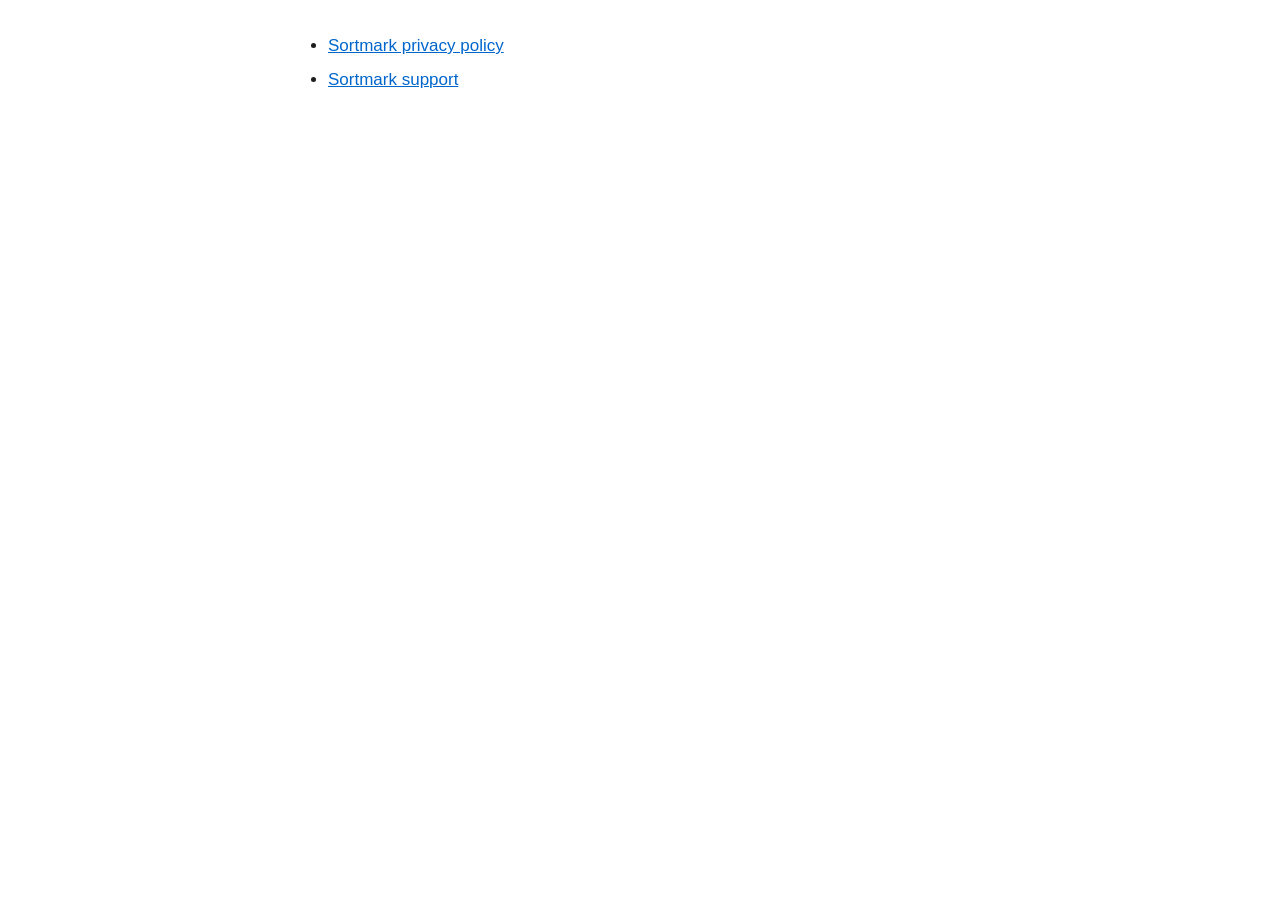
<file: index.html>
<!doctype html>
<html lang="en">
<head>
<meta charset="utf-8">
<meta name="viewport" content="width=device-width, initial-scale=1">
<title>AO Coffee</title>
<link rel="stylesheet" href="/style.css">
</head>
<body>
<main>
<ul>
  <li><a href="/sortmark/privacy/">Sortmark privacy policy</a></li>
  <li><a href="/sortmark/support/">Sortmark support</a></li>
</ul>
</main>
</body>
</html>
</file>
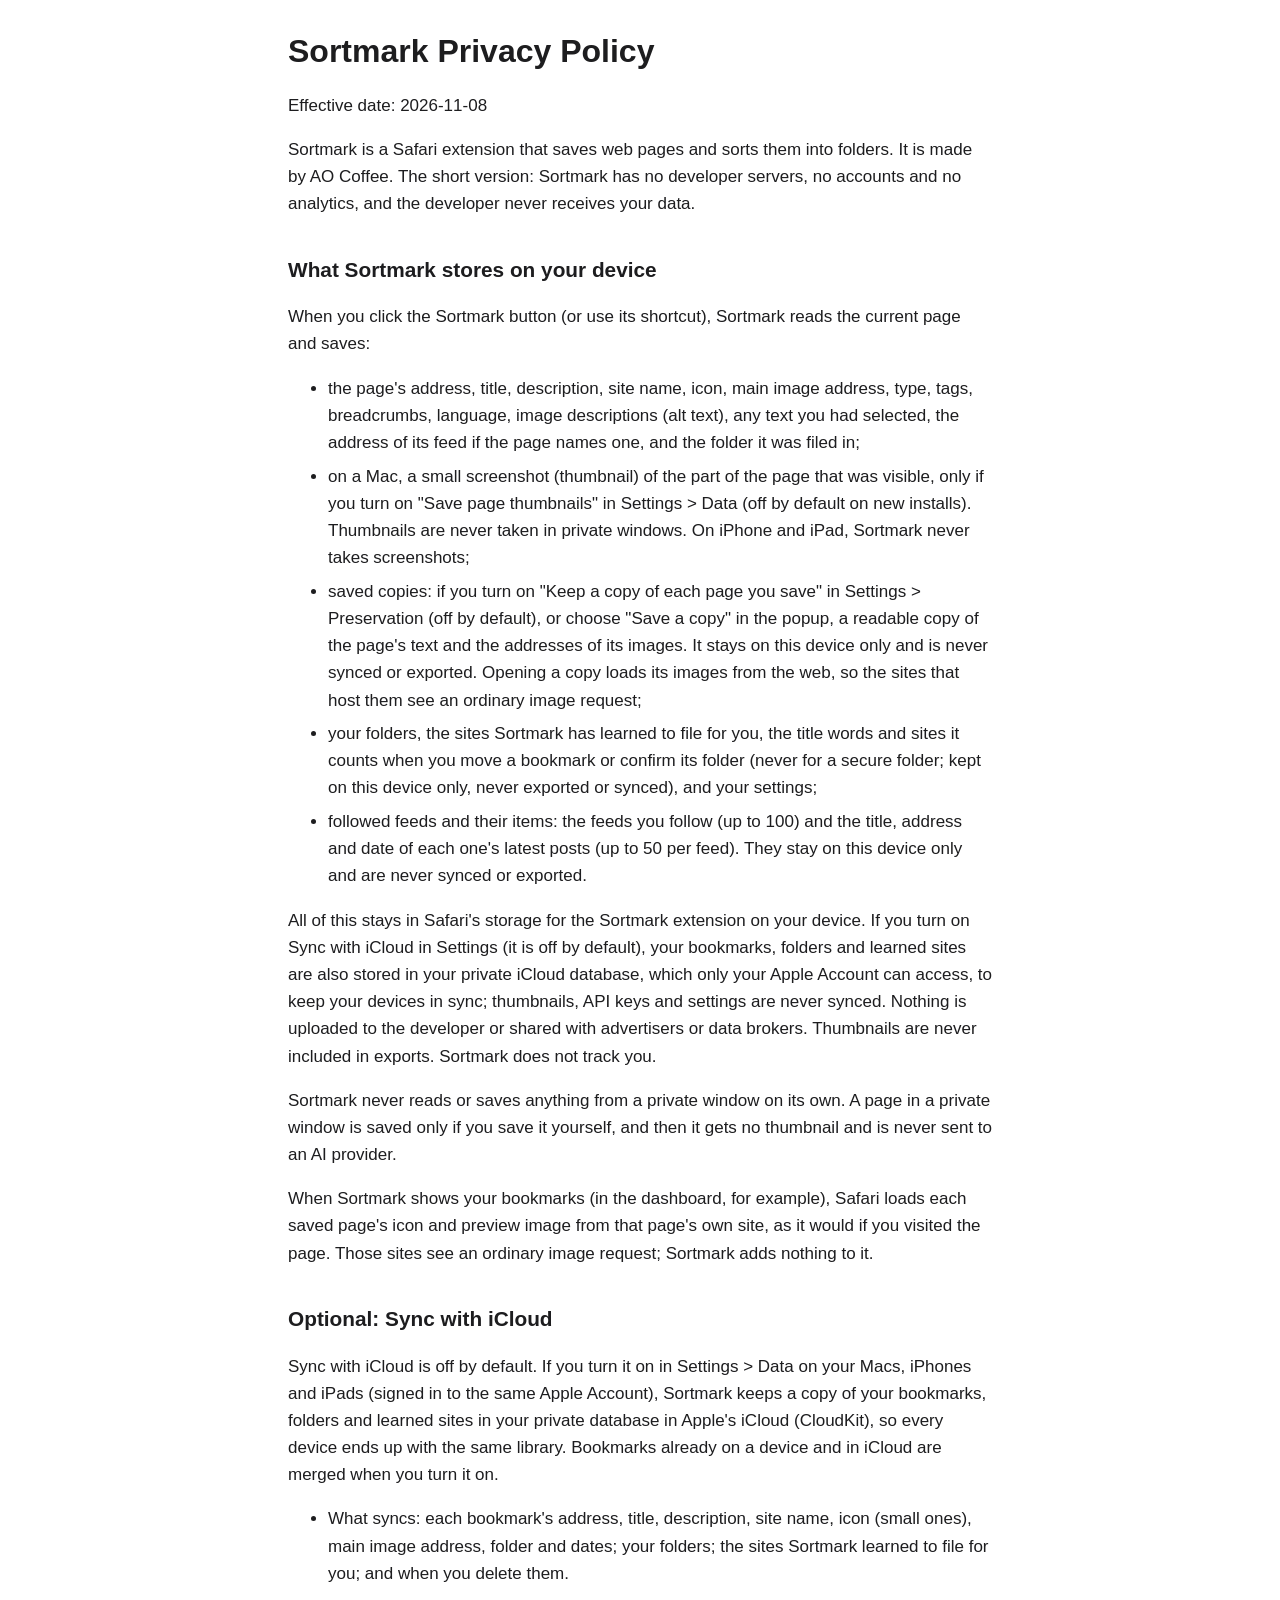
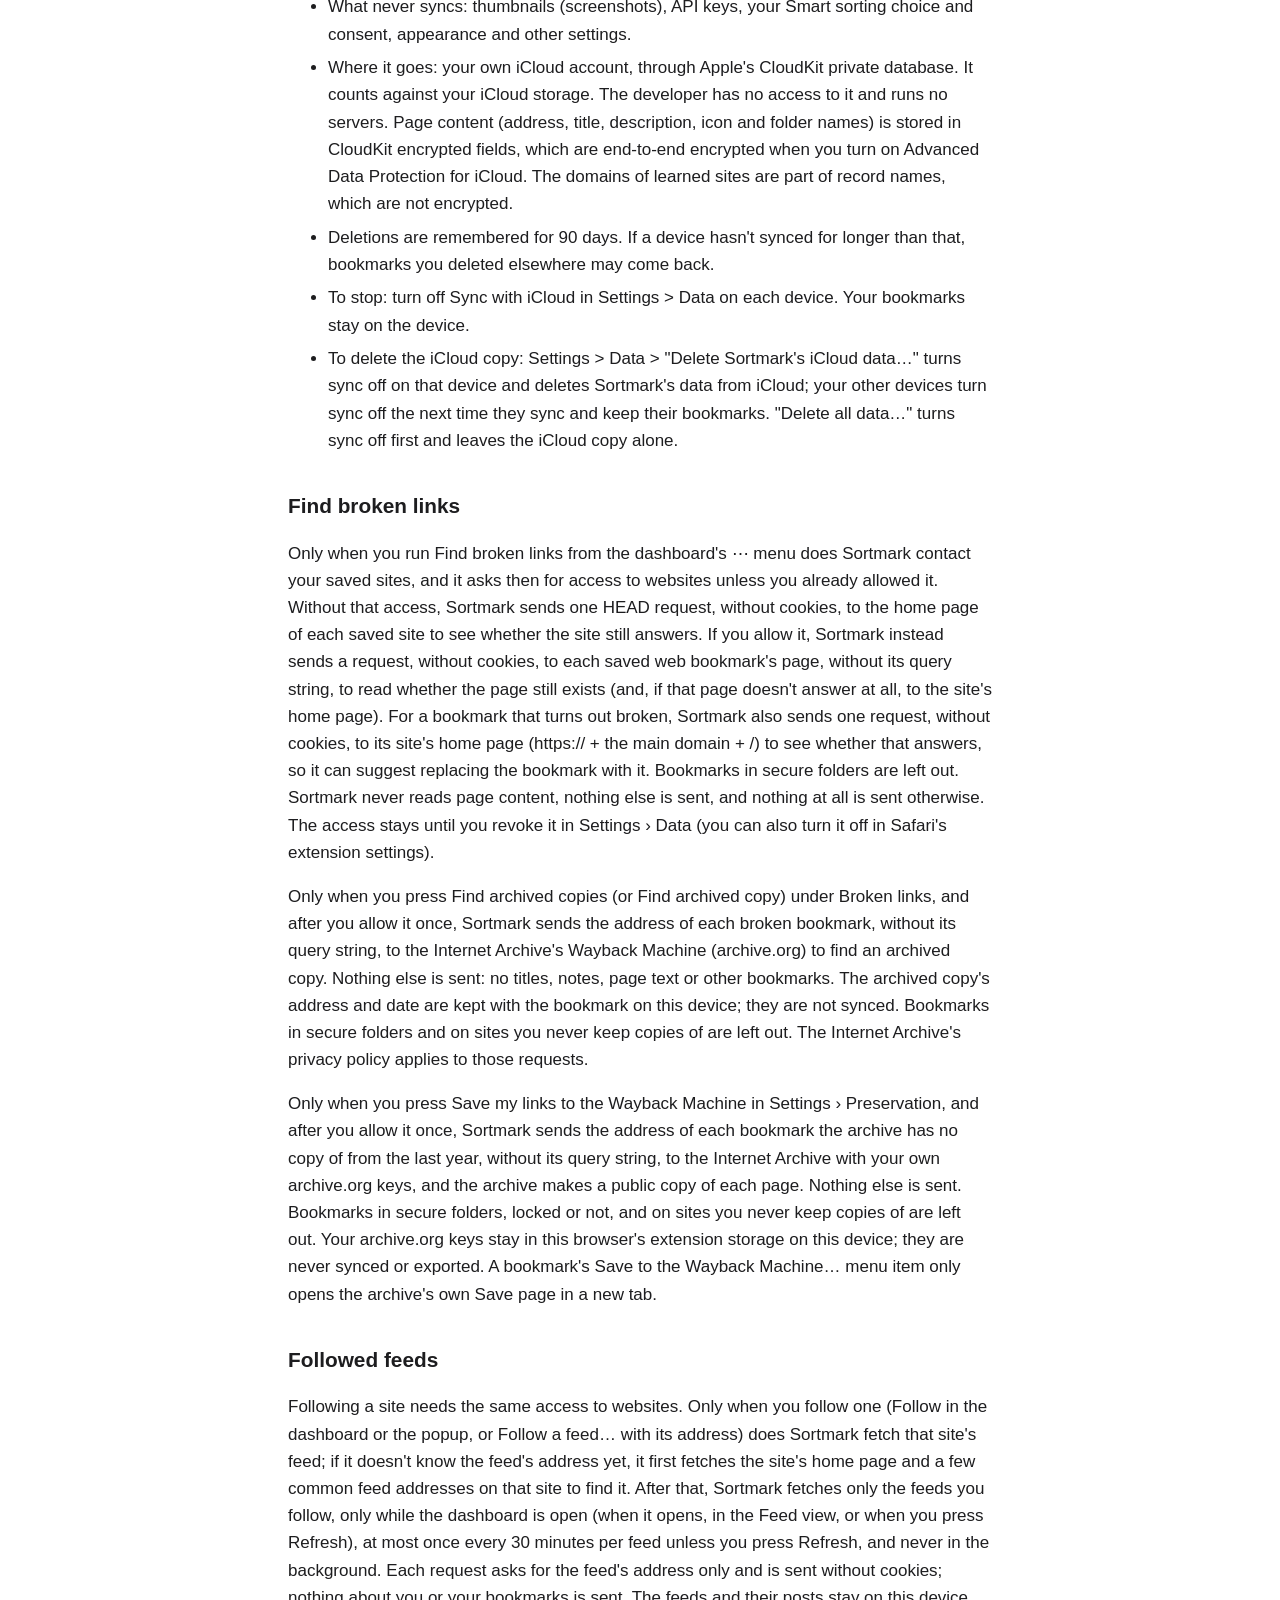
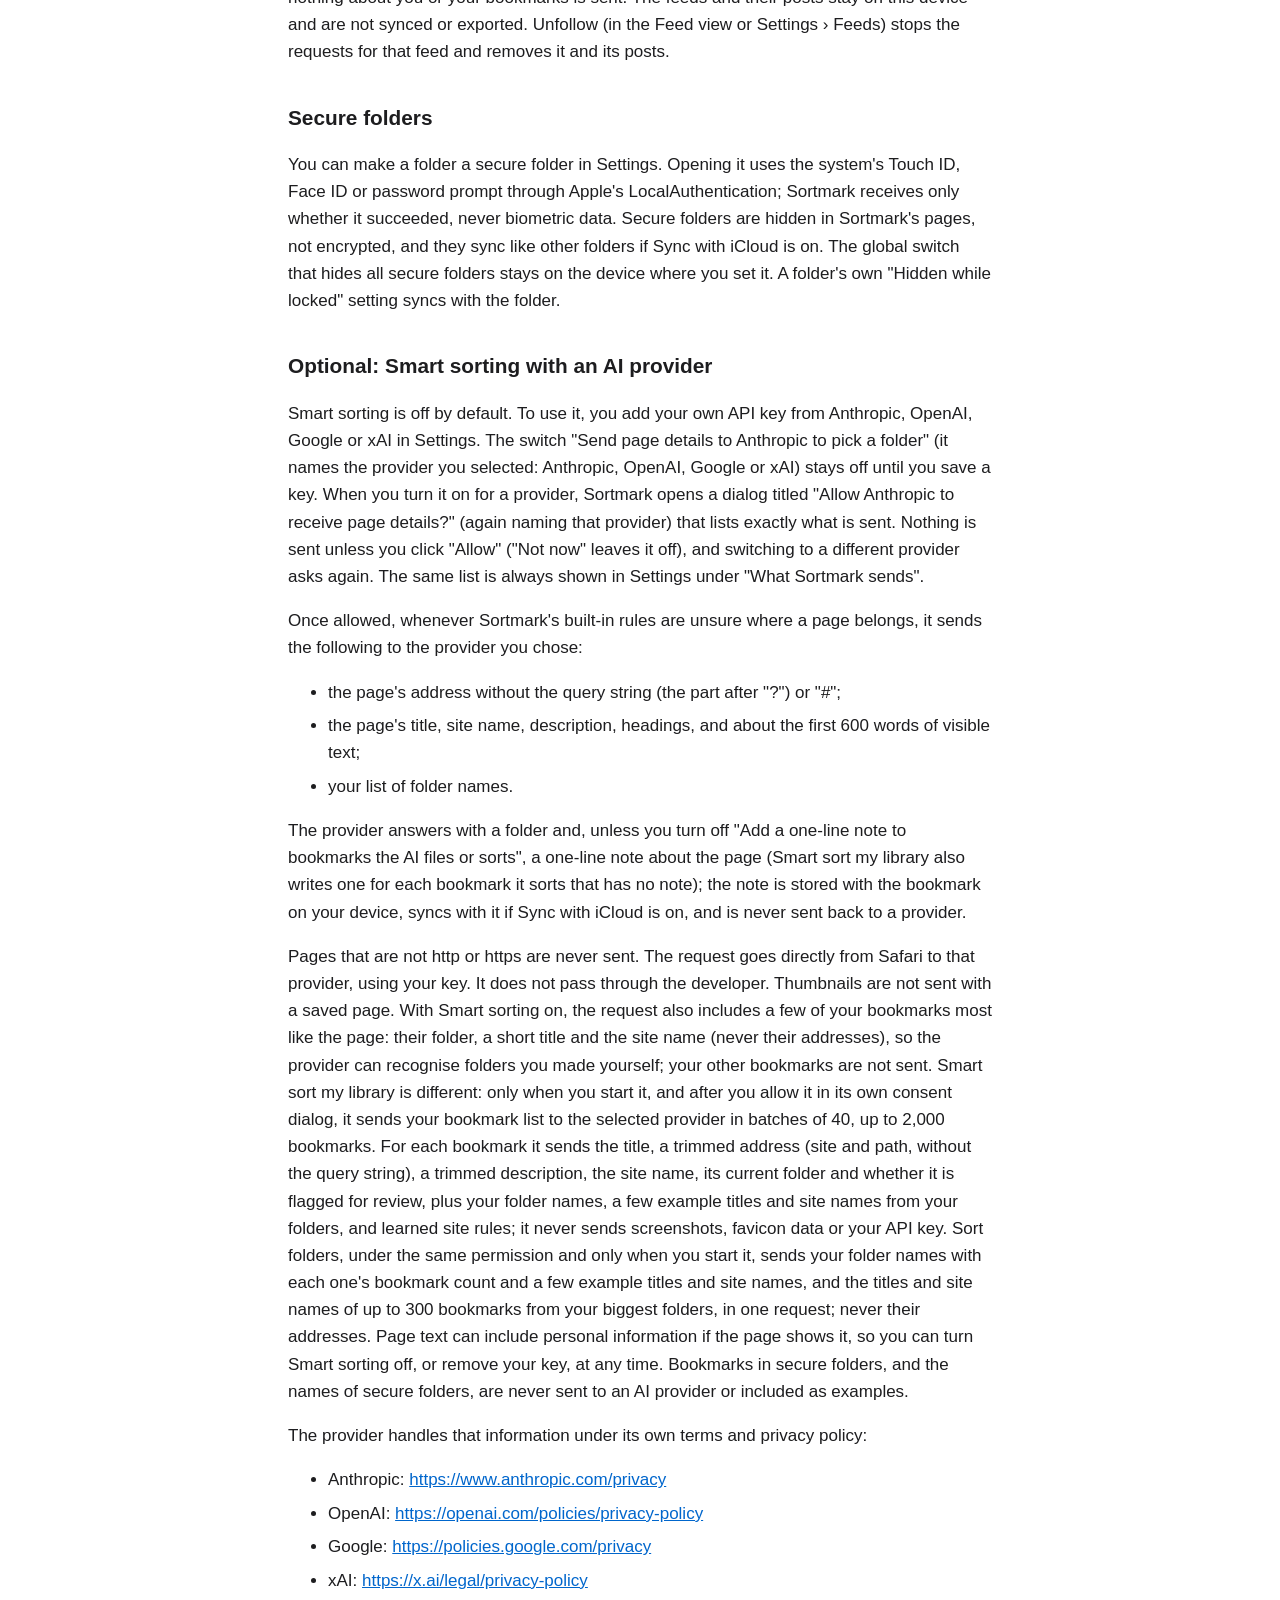
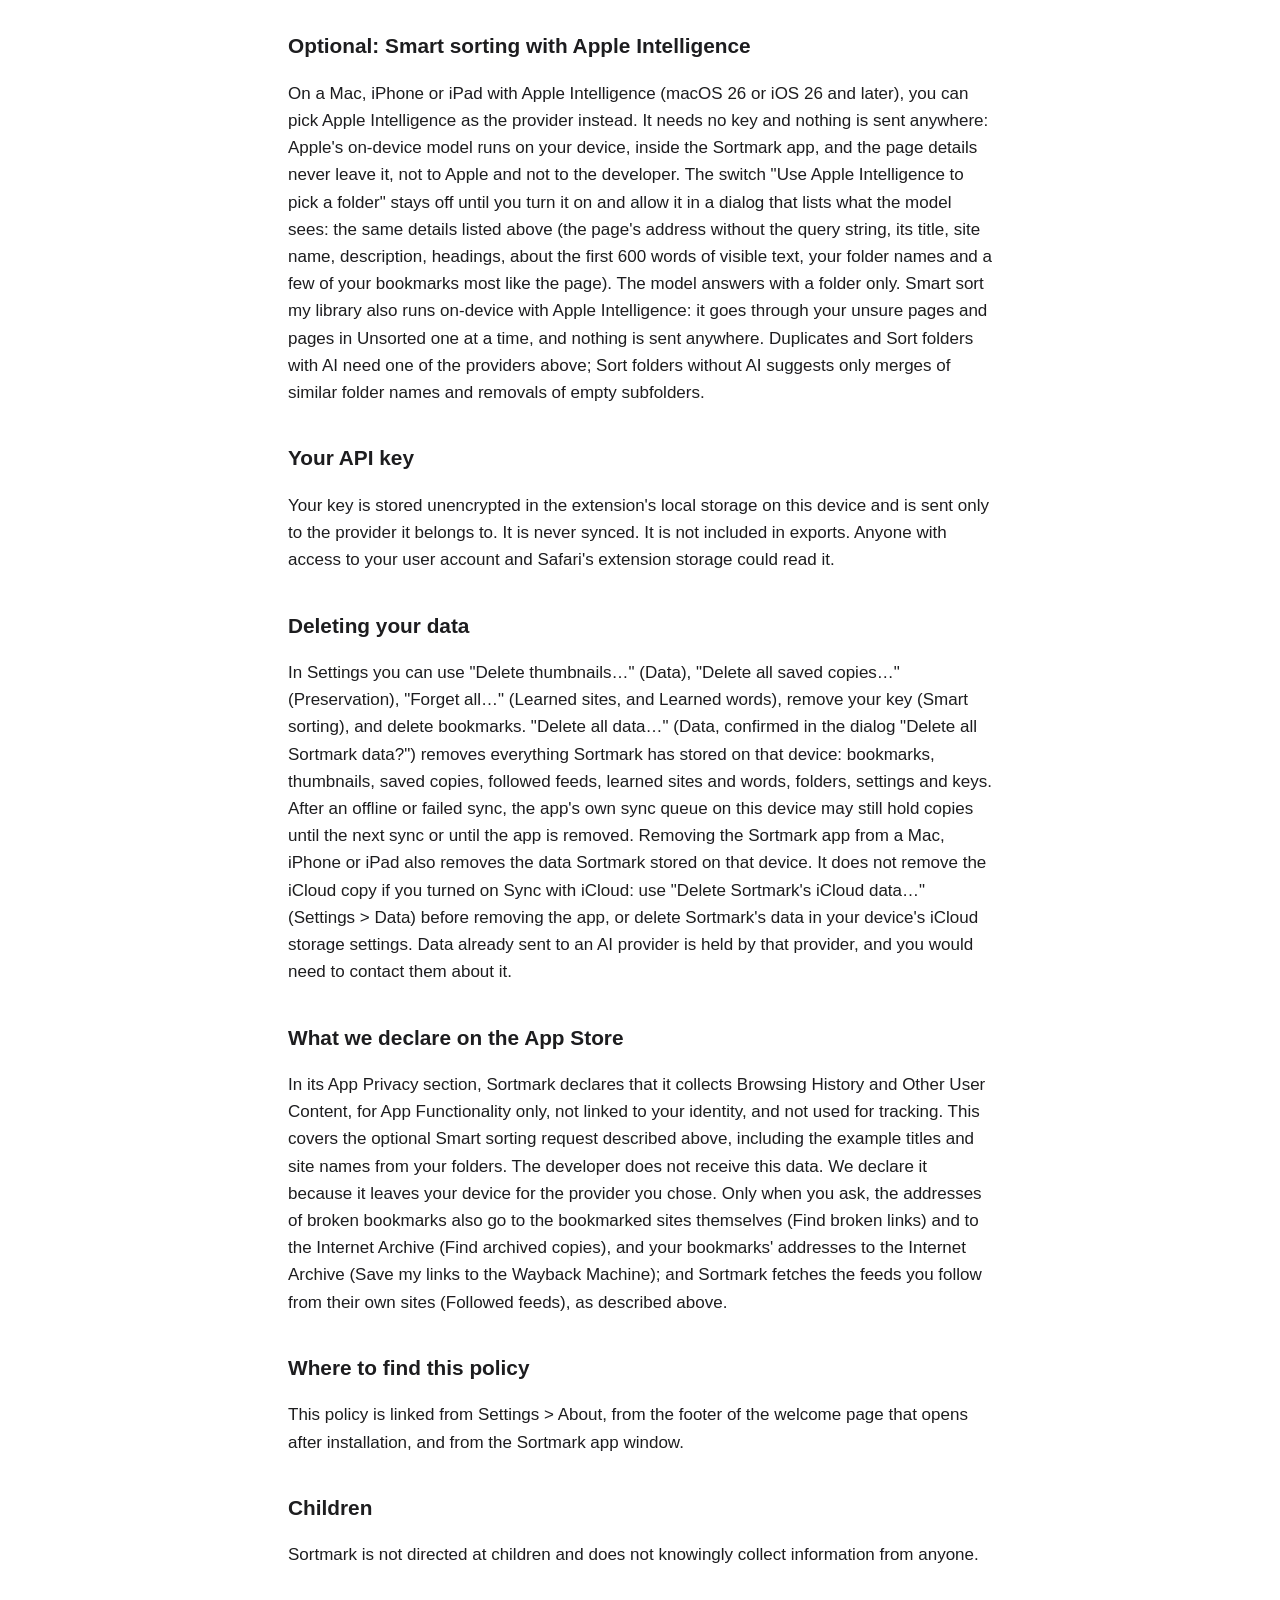
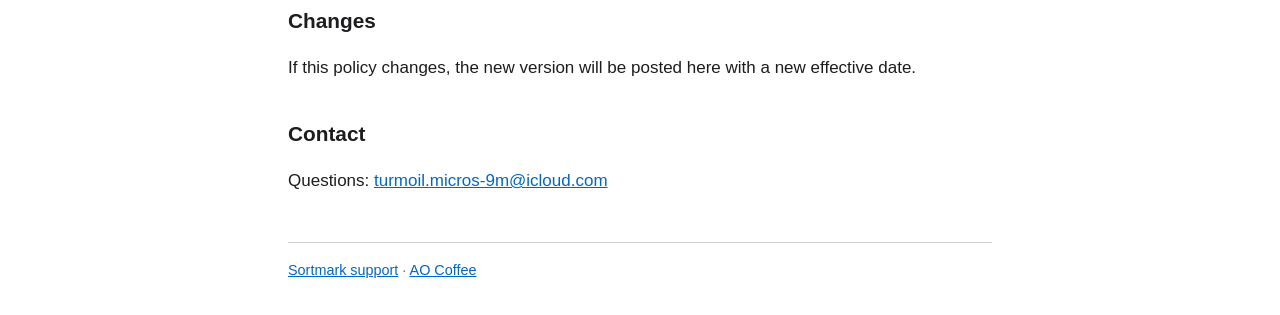
<file: sortmark/privacy/index.html>
<!doctype html>
<html lang="en">
<head>
<meta charset="utf-8">
<meta name="viewport" content="width=device-width, initial-scale=1">
<title>Sortmark Privacy Policy</title>
<link rel="stylesheet" href="/style.css">
</head>
<body>
<main>
<h1>Sortmark Privacy Policy</h1>

<p>Effective date: 2026-11-08</p>

<p>Sortmark is a Safari extension that saves web pages and sorts them into folders. It is made by AO Coffee. The short version: Sortmark has no developer servers, no accounts and no analytics, and the developer never receives your data.</p>

<h2>What Sortmark stores on your device</h2>

<p>When you click the Sortmark button (or use its shortcut), Sortmark reads the current page and saves:</p>

<ul>
  <li>the page's address, title, description, site name, icon, main image address, type, tags, breadcrumbs, language, image descriptions (alt text), any text you had selected, the address of its feed if the page names one, and the folder it was filed in;</li>
  <li>on a Mac, a small screenshot (thumbnail) of the part of the page that was visible, only if you turn on "Save page thumbnails" in Settings &gt; Data (off by default on new installs). Thumbnails are never taken in private windows. On iPhone and iPad, Sortmark never takes screenshots;</li>
  <li>saved copies: if you turn on "Keep a copy of each page you save" in Settings &gt; Preservation (off by default), or choose "Save a copy" in the popup, a readable copy of the page's text and the addresses of its images. It stays on this device only and is never synced or exported. Opening a copy loads its images from the web, so the sites that host them see an ordinary image request;</li>
  <li>your folders, the sites Sortmark has learned to file for you, the title words and sites it counts when you move a bookmark or confirm its folder (never for a secure folder; kept on this device only, never exported or synced), and your settings;</li>
  <li>followed feeds and their items: the feeds you follow (up to 100) and the title, address and date of each one's latest posts (up to 50 per feed). They stay on this device only and are never synced or exported.</li>
</ul>

<p>All of this stays in Safari's storage for the Sortmark extension on your device. If you turn on Sync with iCloud in Settings (it is off by default), your bookmarks, folders and learned sites are also stored in your private iCloud database, which only your Apple Account can access, to keep your devices in sync; thumbnails, API keys and settings are never synced. Nothing is uploaded to the developer or shared with advertisers or data brokers. Thumbnails are never included in exports. Sortmark does not track you.</p>

<p>Sortmark never reads or saves anything from a private window on its own. A page in a private window is saved only if you save it yourself, and then it gets no thumbnail and is never sent to an AI provider.</p>

<p>When Sortmark shows your bookmarks (in the dashboard, for example), Safari loads each saved page's icon and preview image from that page's own site, as it would if you visited the page. Those sites see an ordinary image request; Sortmark adds nothing to it.</p>

<h2>Optional: Sync with iCloud</h2>

<p>Sync with iCloud is off by default. If you turn it on in Settings &gt; Data on your Macs, iPhones and iPads (signed in to the same Apple Account), Sortmark keeps a copy of your bookmarks, folders and learned sites in your private database in Apple's iCloud (CloudKit), so every device ends up with the same library. Bookmarks already on a device and in iCloud are merged when you turn it on.</p>

<ul>
  <li>What syncs: each bookmark's address, title, description, site name, icon (small ones), main image address, folder and dates; your folders; the sites Sortmark learned to file for you; and when you delete them.</li>
  <li>What never syncs: thumbnails (screenshots), API keys, your Smart sorting choice and consent, appearance and other settings.</li>
  <li>Where it goes: your own iCloud account, through Apple's CloudKit private database. It counts against your iCloud storage. The developer has no access to it and runs no servers. Page content (address, title, description, icon and folder names) is stored in CloudKit encrypted fields, which are end-to-end encrypted when you turn on Advanced Data Protection for iCloud. The domains of learned sites are part of record names, which are not encrypted.</li>
  <li>Deletions are remembered for 90 days. If a device hasn't synced for longer than that, bookmarks you deleted elsewhere may come back.</li>
  <li>To stop: turn off Sync with iCloud in Settings &gt; Data on each device. Your bookmarks stay on the device.</li>
  <li>To delete the iCloud copy: Settings &gt; Data &gt; "Delete Sortmark's iCloud data…" turns sync off on that device and deletes Sortmark's data from iCloud; your other devices turn sync off the next time they sync and keep their bookmarks. "Delete all data…" turns sync off first and leaves the iCloud copy alone.</li>
</ul>

<h2>Find broken links</h2>

<p>Only when you run Find broken links from the dashboard's ⋯ menu does Sortmark contact your saved sites, and it asks then for access to websites unless you already allowed it. Without that access, Sortmark sends one HEAD request, without cookies, to the home page of each saved site to see whether the site still answers. If you allow it, Sortmark instead sends a request, without cookies, to each saved web bookmark's page, without its query string, to read whether the page still exists (and, if that page doesn't answer at all, to the site's home page). For a bookmark that turns out broken, Sortmark also sends one request, without cookies, to its site's home page (https:// + the main domain + /) to see whether that answers, so it can suggest replacing the bookmark with it. Bookmarks in secure folders are left out. Sortmark never reads page content, nothing else is sent, and nothing at all is sent otherwise. The access stays until you revoke it in Settings › Data (you can also turn it off in Safari's extension settings).</p>

<p>Only when you press Find archived copies (or Find archived copy) under Broken links, and after you allow it once, Sortmark sends the address of each broken bookmark, without its query string, to the Internet Archive's Wayback Machine (archive.org) to find an archived copy. Nothing else is sent: no titles, notes, page text or other bookmarks. The archived copy's address and date are kept with the bookmark on this device; they are not synced. Bookmarks in secure folders and on sites you never keep copies of are left out. The Internet Archive's privacy policy applies to those requests.</p>

<p>Only when you press Save my links to the Wayback Machine in Settings › Preservation, and after you allow it once, Sortmark sends the address of each bookmark the archive has no copy of from the last year, without its query string, to the Internet Archive with your own archive.org keys, and the archive makes a public copy of each page. Nothing else is sent. Bookmarks in secure folders, locked or not, and on sites you never keep copies of are left out. Your archive.org keys stay in this browser's extension storage on this device; they are never synced or exported. A bookmark's Save to the Wayback Machine… menu item only opens the archive's own Save page in a new tab.</p>

<h2>Followed feeds</h2>

<p>Following a site needs the same access to websites. Only when you follow one (Follow in the dashboard or the popup, or Follow a feed… with its address) does Sortmark fetch that site's feed; if it doesn't know the feed's address yet, it first fetches the site's home page and a few common feed addresses on that site to find it. After that, Sortmark fetches only the feeds you follow, only while the dashboard is open (when it opens, in the Feed view, or when you press Refresh), at most once every 30 minutes per feed unless you press Refresh, and never in the background. Each request asks for the feed's address only and is sent without cookies; nothing about you or your bookmarks is sent. The feeds and their posts stay on this device and are not synced or exported. Unfollow (in the Feed view or Settings › Feeds) stops the requests for that feed and removes it and its posts.</p>

<h2>Secure folders</h2>

<p>You can make a folder a secure folder in Settings. Opening it uses the system's Touch ID, Face ID or password prompt through Apple's LocalAuthentication; Sortmark receives only whether it succeeded, never biometric data. Secure folders are hidden in Sortmark's pages, not encrypted, and they sync like other folders if Sync with iCloud is on. The global switch that hides all secure folders stays on the device where you set it. A folder's own "Hidden while locked" setting syncs with the folder.</p>

<h2>Optional: Smart sorting with an AI provider</h2>

<p>Smart sorting is off by default. To use it, you add your own API key from Anthropic, OpenAI, Google or xAI in Settings. The switch "Send page details to Anthropic to pick a folder" (it names the provider you selected: Anthropic, OpenAI, Google or xAI) stays off until you save a key. When you turn it on for a provider, Sortmark opens a dialog titled "Allow Anthropic to receive page details?" (again naming that provider) that lists exactly what is sent. Nothing is sent unless you click "Allow" ("Not now" leaves it off), and switching to a different provider asks again. The same list is always shown in Settings under "What Sortmark sends".</p>

<p>Once allowed, whenever Sortmark's built-in rules are unsure where a page belongs, it sends the following to the provider you chose:</p>

<ul>
  <li>the page's address without the query string (the part after "?") or "#";</li>
  <li>the page's title, site name, description, headings, and about the first 600 words of visible text;</li>
  <li>your list of folder names.</li>
</ul>

<p>The provider answers with a folder and, unless you turn off "Add a one-line note to bookmarks the AI files or sorts", a one-line note about the page (Smart sort my library also writes one for each bookmark it sorts that has no note); the note is stored with the bookmark on your device, syncs with it if Sync with iCloud is on, and is never sent back to a provider.</p>

<p>Pages that are not http or https are never sent. The request goes directly from Safari to that provider, using your key. It does not pass through the developer. Thumbnails are not sent with a saved page. With Smart sorting on, the request also includes a few of your bookmarks most like the page: their folder, a short title and the site name (never their addresses), so the provider can recognise folders you made yourself; your other bookmarks are not sent. Smart sort my library is different: only when you start it, and after you allow it in its own consent dialog, it sends your bookmark list to the selected provider in batches of 40, up to 2,000 bookmarks. For each bookmark it sends the title, a trimmed address (site and path, without the query string), a trimmed description, the site name, its current folder and whether it is flagged for review, plus your folder names, a few example titles and site names from your folders, and learned site rules; it never sends screenshots, favicon data or your API key. Sort folders, under the same permission and only when you start it, sends your folder names with each one's bookmark count and a few example titles and site names, and the titles and site names of up to 300 bookmarks from your biggest folders, in one request; never their addresses. Page text can include personal information if the page shows it, so you can turn Smart sorting off, or remove your key, at any time. Bookmarks in secure folders, and the names of secure folders, are never sent to an AI provider or included as examples.</p>

<p>The provider handles that information under its own terms and privacy policy:</p>

<ul>
  <li>Anthropic: <a href="https://www.anthropic.com/privacy">https://www.anthropic.com/privacy</a></li>
  <li>OpenAI: <a href="https://openai.com/policies/privacy-policy">https://openai.com/policies/privacy-policy</a></li>
  <li>Google: <a href="https://policies.google.com/privacy">https://policies.google.com/privacy</a></li>
  <li>xAI: <a href="https://x.ai/legal/privacy-policy">https://x.ai/legal/privacy-policy</a></li>
</ul>

<h2>Optional: Smart sorting with Apple Intelligence</h2>

<p>On a Mac, iPhone or iPad with Apple Intelligence (macOS 26 or iOS 26 and later), you can pick Apple Intelligence as the provider instead. It needs no key and nothing is sent anywhere: Apple's on-device model runs on your device, inside the Sortmark app, and the page details never leave it, not to Apple and not to the developer. The switch "Use Apple Intelligence to pick a folder" stays off until you turn it on and allow it in a dialog that lists what the model sees: the same details listed above (the page's address without the query string, its title, site name, description, headings, about the first 600 words of visible text, your folder names and a few of your bookmarks most like the page). The model answers with a folder only. Smart sort my library also runs on-device with Apple Intelligence: it goes through your unsure pages and pages in Unsorted one at a time, and nothing is sent anywhere. Duplicates and Sort folders with AI need one of the providers above; Sort folders without AI suggests only merges of similar folder names and removals of empty subfolders.</p>

<h2>Your API key</h2>

<p>Your key is stored unencrypted in the extension's local storage on this device and is sent only to the provider it belongs to. It is never synced. It is not included in exports. Anyone with access to your user account and Safari's extension storage could read it.</p>

<h2>Deleting your data</h2>

<p>In Settings you can use "Delete thumbnails…" (Data), "Delete all saved copies…" (Preservation), "Forget all…" (Learned sites, and Learned words), remove your key (Smart sorting), and delete bookmarks. "Delete all data…" (Data, confirmed in the dialog "Delete all Sortmark data?") removes everything Sortmark has stored on that device: bookmarks, thumbnails, saved copies, followed feeds, learned sites and words, folders, settings and keys. After an offline or failed sync, the app's own sync queue on this device may still hold copies until the next sync or until the app is removed. Removing the Sortmark app from a Mac, iPhone or iPad also removes the data Sortmark stored on that device. It does not remove the iCloud copy if you turned on Sync with iCloud: use "Delete Sortmark's iCloud data…" (Settings &gt; Data) before removing the app, or delete Sortmark's data in your device's iCloud storage settings. Data already sent to an AI provider is held by that provider, and you would need to contact them about it.</p>

<h2>What we declare on the App Store</h2>

<p>In its App Privacy section, Sortmark declares that it collects Browsing History and Other User Content, for App Functionality only, not linked to your identity, and not used for tracking. This covers the optional Smart sorting request described above, including the example titles and site names from your folders. The developer does not receive this data. We declare it because it leaves your device for the provider you chose. Only when you ask, the addresses of broken bookmarks also go to the bookmarked sites themselves (Find broken links) and to the Internet Archive (Find archived copies), and your bookmarks' addresses to the Internet Archive (Save my links to the Wayback Machine); and Sortmark fetches the feeds you follow from their own sites (Followed feeds), as described above.</p>

<h2>Where to find this policy</h2>

<p>This policy is linked from Settings &gt; About, from the footer of the welcome page that opens after installation, and from the Sortmark app window.</p>

<h2>Children</h2>

<p>Sortmark is not directed at children and does not knowingly collect information from anyone.</p>

<h2>Changes</h2>

<p>If this policy changes, the new version will be posted here with a new effective date.</p>

<h2>Contact</h2>

<p>Questions: <a href="mailto:turmoil.micros-9m@icloud.com">turmoil.micros-9m@icloud.com</a></p>
</main>
<footer><a href="/sortmark/support/">Sortmark support</a> · <a href="/">AO Coffee</a></footer>
</body>
</html>
</file>
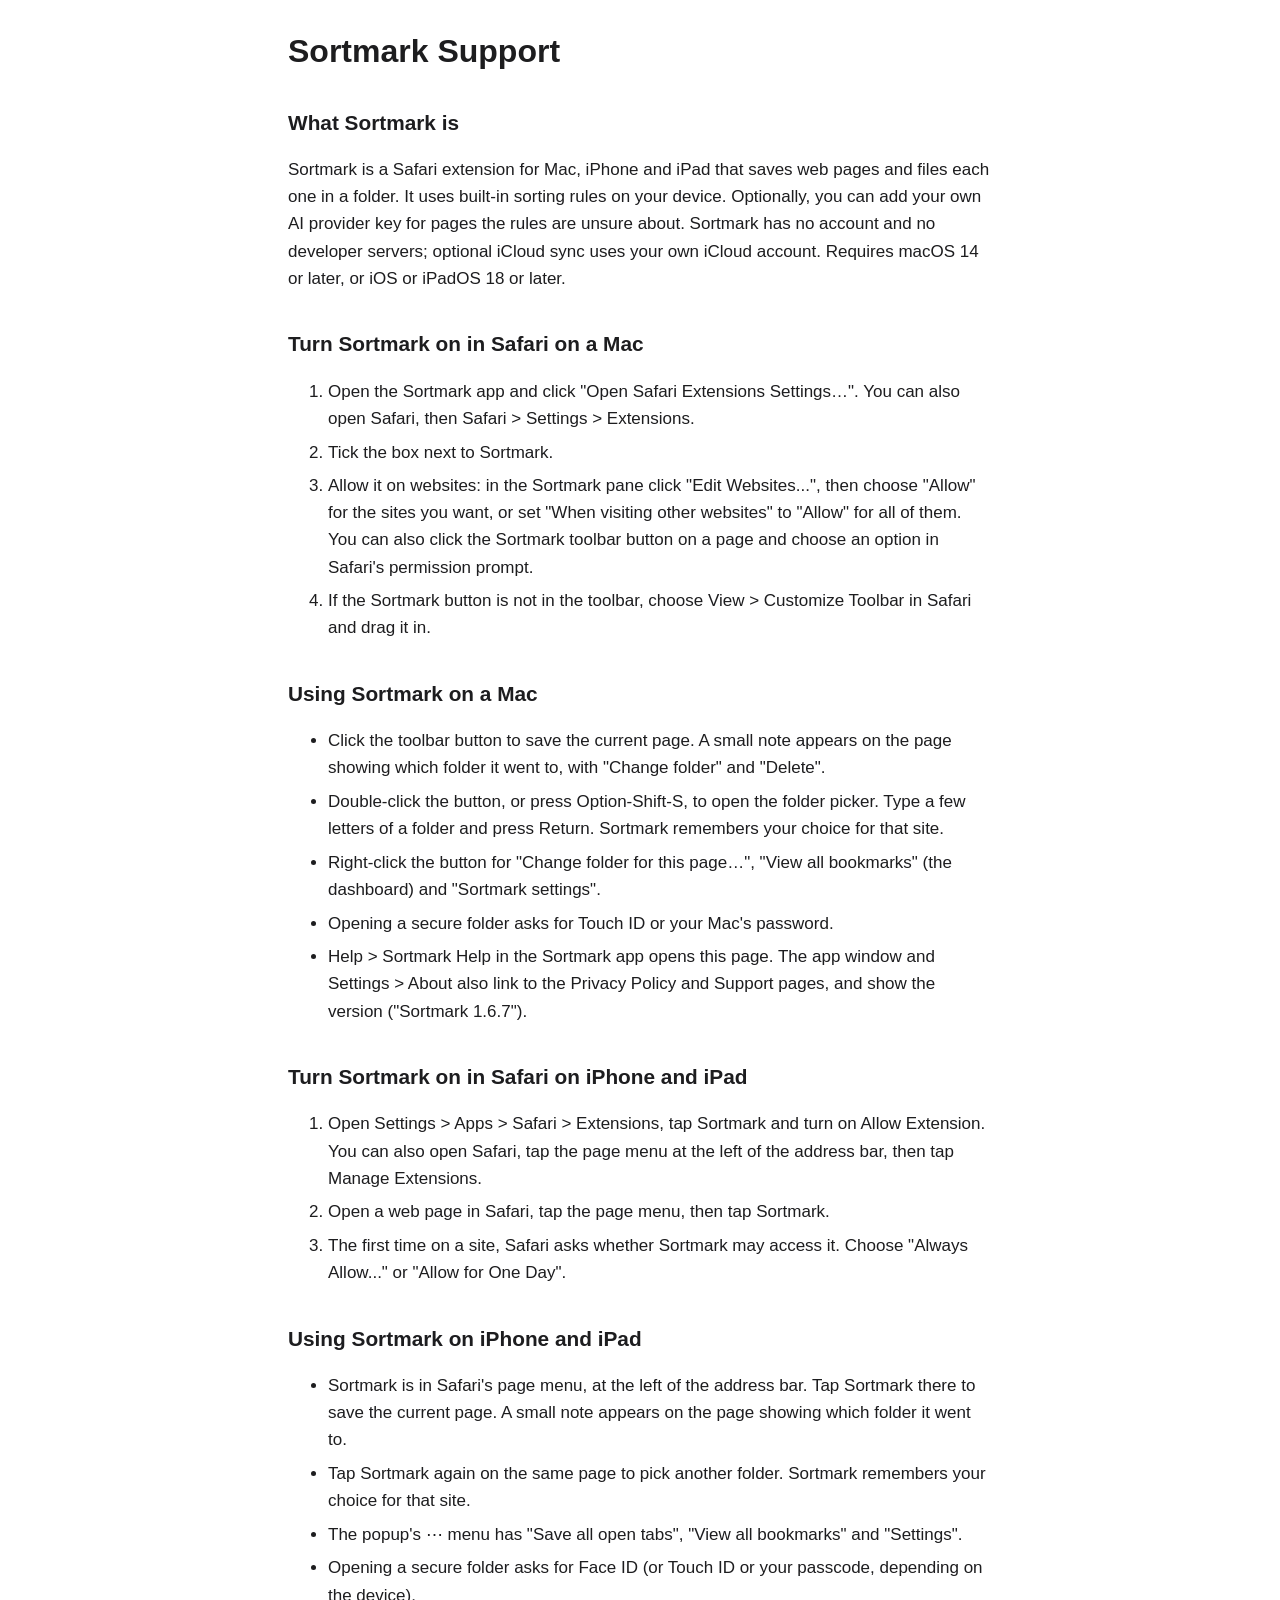
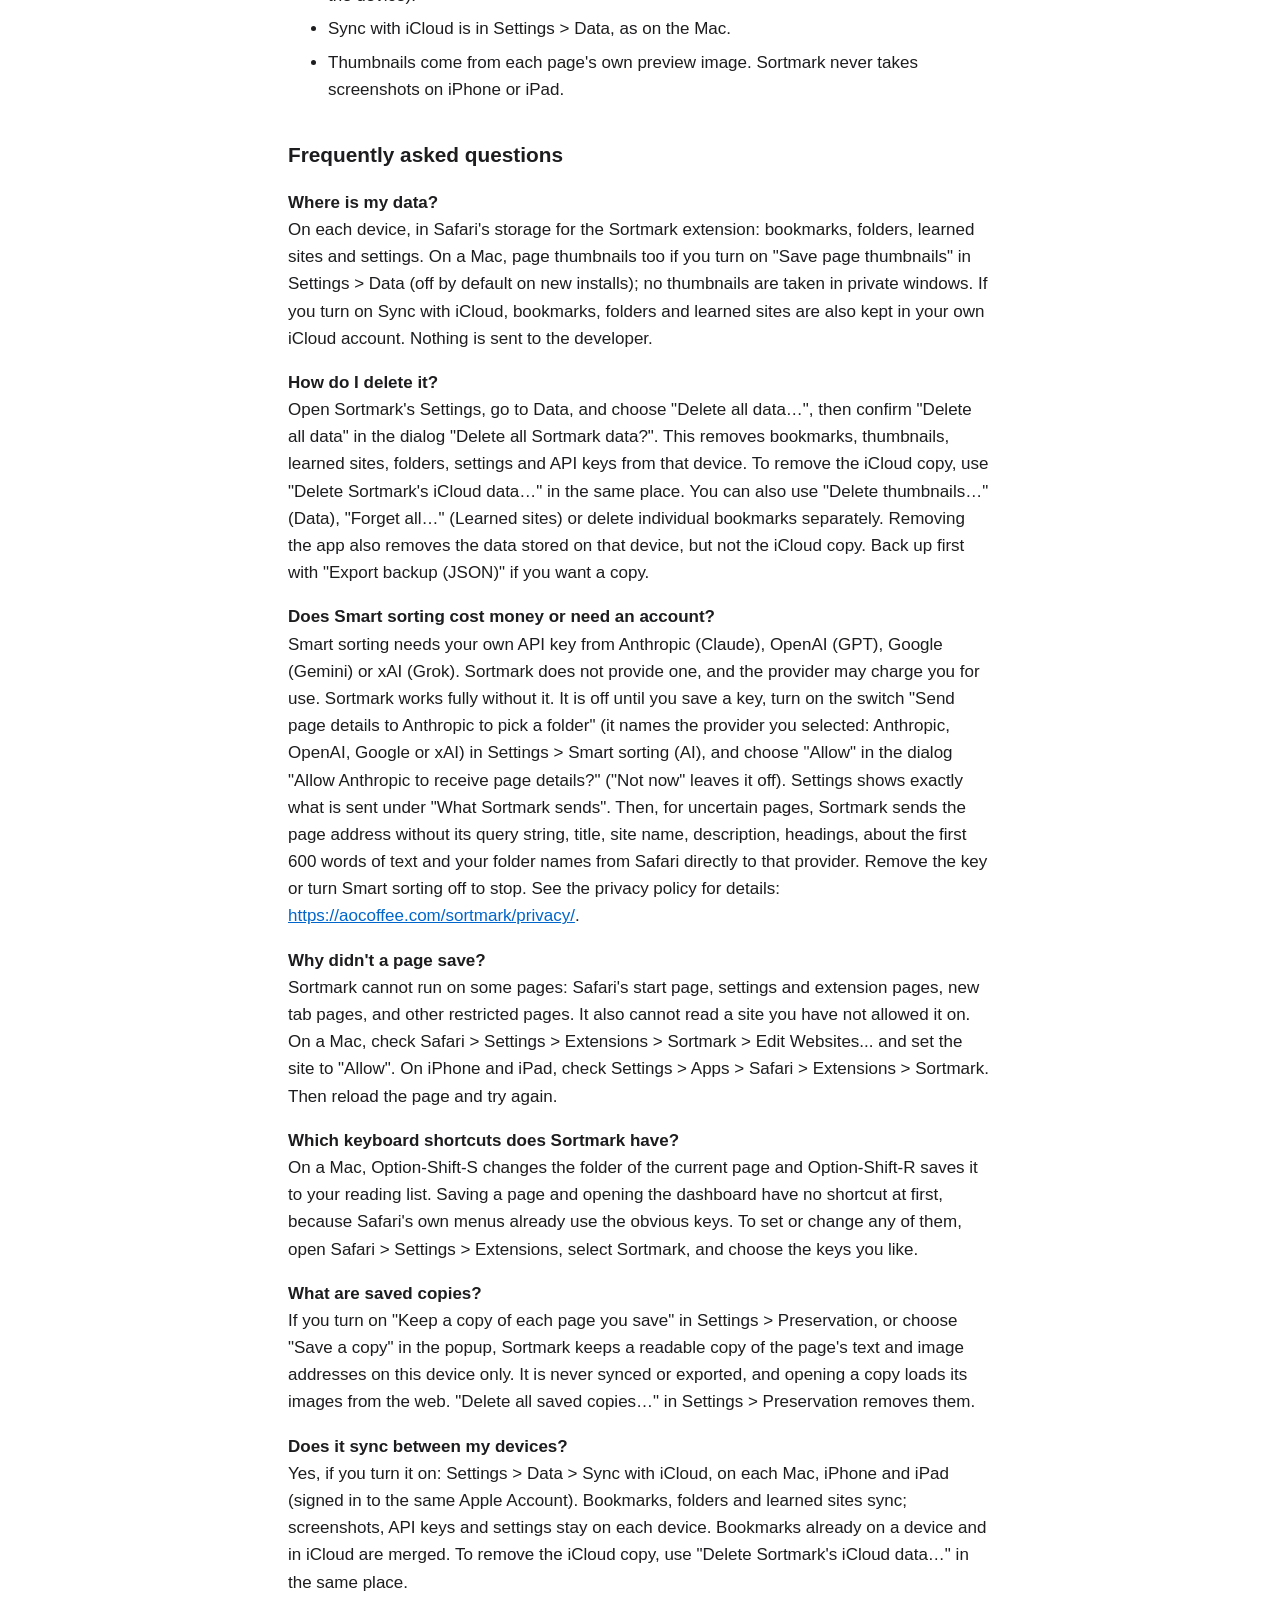
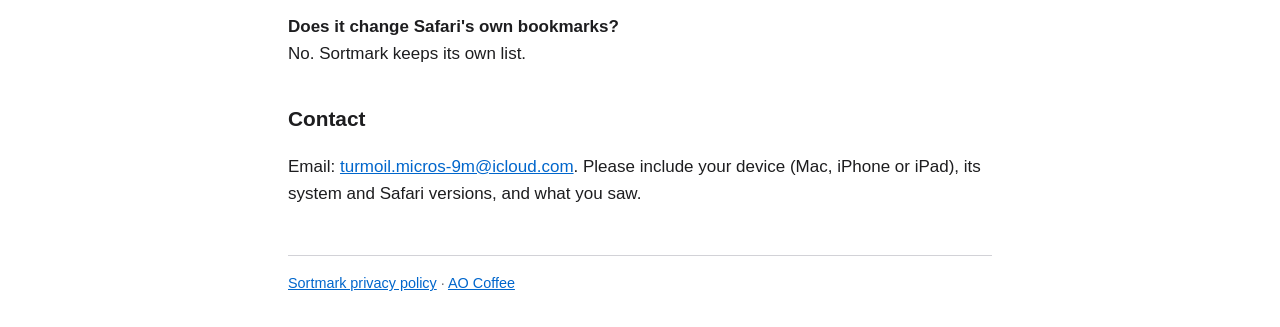
<file: sortmark/support/index.html>
<!doctype html>
<html lang="en">
<head>
<meta charset="utf-8">
<meta name="viewport" content="width=device-width, initial-scale=1">
<title>Sortmark Support</title>
<link rel="stylesheet" href="/style.css">
</head>
<body>
<main>
<h1>Sortmark Support</h1>

<h2>What Sortmark is</h2>

<p>Sortmark is a Safari extension for Mac, iPhone and iPad that saves web pages and files each one in a folder. It uses built-in sorting rules on your device. Optionally, you can add your own AI provider key for pages the rules are unsure about. Sortmark has no account and no developer servers; optional iCloud sync uses your own iCloud account. Requires macOS 14 or later, or iOS or iPadOS 18 or later.</p>

<h2>Turn Sortmark on in Safari on a Mac</h2>

<ol>
  <li>Open the Sortmark app and click "Open Safari Extensions Settings…". You can also open Safari, then Safari &gt; Settings &gt; Extensions.</li>
  <li>Tick the box next to Sortmark.</li>
  <li>Allow it on websites: in the Sortmark pane click "Edit Websites...", then choose "Allow" for the sites you want, or set "When visiting other websites" to "Allow" for all of them. You can also click the Sortmark toolbar button on a page and choose an option in Safari's permission prompt.</li>
  <li>If the Sortmark button is not in the toolbar, choose View &gt; Customize Toolbar in Safari and drag it in.</li>
</ol>

<h2>Using Sortmark on a Mac</h2>

<ul>
  <li>Click the toolbar button to save the current page. A small note appears on the page showing which folder it went to, with "Change folder" and "Delete".</li>
  <li>Double-click the button, or press Option-Shift-S, to open the folder picker. Type a few letters of a folder and press Return. Sortmark remembers your choice for that site.</li>
  <li>Right-click the button for "Change folder for this page…", "View all bookmarks" (the dashboard) and "Sortmark settings".</li>
  <li>Opening a secure folder asks for Touch ID or your Mac's password.</li>
  <li>Help &gt; Sortmark Help in the Sortmark app opens this page. The app window and Settings &gt; About also link to the Privacy Policy and Support pages, and show the version ("Sortmark 1.6.7").</li>
</ul>

<h2>Turn Sortmark on in Safari on iPhone and iPad</h2>

<ol>
  <li>Open Settings &gt; Apps &gt; Safari &gt; Extensions, tap Sortmark and turn on Allow Extension. You can also open Safari, tap the page menu at the left of the address bar, then tap Manage Extensions.</li>
  <li>Open a web page in Safari, tap the page menu, then tap Sortmark.</li>
  <li>The first time on a site, Safari asks whether Sortmark may access it. Choose "Always Allow..." or "Allow for One Day".</li>
</ol>

<h2>Using Sortmark on iPhone and iPad</h2>

<ul>
  <li>Sortmark is in Safari's page menu, at the left of the address bar. Tap Sortmark there to save the current page. A small note appears on the page showing which folder it went to.</li>
  <li>Tap Sortmark again on the same page to pick another folder. Sortmark remembers your choice for that site.</li>
  <li>The popup's ⋯ menu has "Save all open tabs", "View all bookmarks" and "Settings".</li>
  <li>Opening a secure folder asks for Face ID (or Touch ID or your passcode, depending on the device).</li>
  <li>Sync with iCloud is in Settings &gt; Data, as on the Mac.</li>
  <li>Thumbnails come from each page's own preview image. Sortmark never takes screenshots on iPhone or iPad.</li>
</ul>

<h2>Frequently asked questions</h2>

<p><strong>Where is my data?</strong><br>
On each device, in Safari's storage for the Sortmark extension: bookmarks, folders, learned sites and settings. On a Mac, page thumbnails too if you turn on "Save page thumbnails" in Settings &gt; Data (off by default on new installs); no thumbnails are taken in private windows. If you turn on Sync with iCloud, bookmarks, folders and learned sites are also kept in your own iCloud account. Nothing is sent to the developer.</p>

<p><strong>How do I delete it?</strong><br>
Open Sortmark's Settings, go to Data, and choose "Delete all data…", then confirm "Delete all data" in the dialog "Delete all Sortmark data?". This removes bookmarks, thumbnails, learned sites, folders, settings and API keys from that device. To remove the iCloud copy, use "Delete Sortmark's iCloud data…" in the same place. You can also use "Delete thumbnails…" (Data), "Forget all…" (Learned sites) or delete individual bookmarks separately. Removing the app also removes the data stored on that device, but not the iCloud copy. Back up first with "Export backup (JSON)" if you want a copy.</p>

<p><strong>Does Smart sorting cost money or need an account?</strong><br>
Smart sorting needs your own API key from Anthropic (Claude), OpenAI (GPT), Google (Gemini) or xAI (Grok). Sortmark does not provide one, and the provider may charge you for use. Sortmark works fully without it. It is off until you save a key, turn on the switch "Send page details to Anthropic to pick a folder" (it names the provider you selected: Anthropic, OpenAI, Google or xAI) in Settings &gt; Smart sorting (AI), and choose "Allow" in the dialog "Allow Anthropic to receive page details?" ("Not now" leaves it off). Settings shows exactly what is sent under "What Sortmark sends". Then, for uncertain pages, Sortmark sends the page address without its query string, title, site name, description, headings, about the first 600 words of text and your folder names from Safari directly to that provider. Remove the key or turn Smart sorting off to stop. See the privacy policy for details: <a href="https://aocoffee.com/sortmark/privacy/">https://aocoffee.com/sortmark/privacy/</a>.</p>

<p><strong>Why didn't a page save?</strong><br>
Sortmark cannot run on some pages: Safari's start page, settings and extension pages, new tab pages, and other restricted pages. It also cannot read a site you have not allowed it on. On a Mac, check Safari &gt; Settings &gt; Extensions &gt; Sortmark &gt; Edit Websites... and set the site to "Allow". On iPhone and iPad, check Settings &gt; Apps &gt; Safari &gt; Extensions &gt; Sortmark. Then reload the page and try again.</p>

<p><strong>Which keyboard shortcuts does Sortmark have?</strong><br>
On a Mac, Option-Shift-S changes the folder of the current page and Option-Shift-R saves it to your reading list. Saving a page and opening the dashboard have no shortcut at first, because Safari's own menus already use the obvious keys. To set or change any of them, open Safari &gt; Settings &gt; Extensions, select Sortmark, and choose the keys you like.</p>

<p><strong>What are saved copies?</strong><br>
If you turn on "Keep a copy of each page you save" in Settings &gt; Preservation, or choose "Save a copy" in the popup, Sortmark keeps a readable copy of the page's text and image addresses on this device only. It is never synced or exported, and opening a copy loads its images from the web. "Delete all saved copies…" in Settings &gt; Preservation removes them.</p>

<p><strong>Does it sync between my devices?</strong><br>
Yes, if you turn it on: Settings &gt; Data &gt; Sync with iCloud, on each Mac, iPhone and iPad (signed in to the same Apple Account). Bookmarks, folders and learned sites sync; screenshots, API keys and settings stay on each device. Bookmarks already on a device and in iCloud are merged. To remove the iCloud copy, use "Delete Sortmark's iCloud data…" in the same place.</p>

<p><strong>Does it change Safari's own bookmarks?</strong><br>
No. Sortmark keeps its own list.</p>

<h2>Contact</h2>

<p>Email: <a href="mailto:turmoil.micros-9m@icloud.com">turmoil.micros-9m@icloud.com</a>. Please include your device (Mac, iPhone or iPad), its system and Safari versions, and what you saw.</p>
</main>
<footer><a href="/sortmark/privacy/">Sortmark privacy policy</a> · <a href="/">AO Coffee</a></footer>
</body>
</html>
</file>
<file: style.css>
:root {
  --bg: #ffffff;
  --text: #1d1d1f;
  --muted: #6e6e73;
  --link: #0066cc;
  --rule: #d2d2d7;
}
@media (prefers-color-scheme: dark) {
  :root {
    --bg: #1c1c1e;
    --text: #f5f5f7;
    --muted: #a1a1a6;
    --link: #4da3ff;
    --rule: #3a3a3c;
  }
}

body {
  margin: 0 auto;
  max-width: 44rem;
  padding: 2rem 16px;
  background: var(--bg);
  color: var(--text);
  font: 17px/1.6 -apple-system, BlinkMacSystemFont, "Segoe UI", Roboto, Helvetica, Arial, sans-serif;
  overflow-wrap: break-word;
}
h1 { font-size: 2rem; line-height: 1.2; margin-top: 0; }
main > :first-child { margin-top: 0; }
h2 { font-size: 1.3rem; margin-top: 2.2rem; }
li { margin-bottom: 0.4rem; }
a { color: var(--link); }
footer {
  margin-top: 3rem;
  padding-top: 1rem;
  border-top: 1px solid var(--rule);
  color: var(--muted);
  font-size: 0.9rem;
}
</file>
